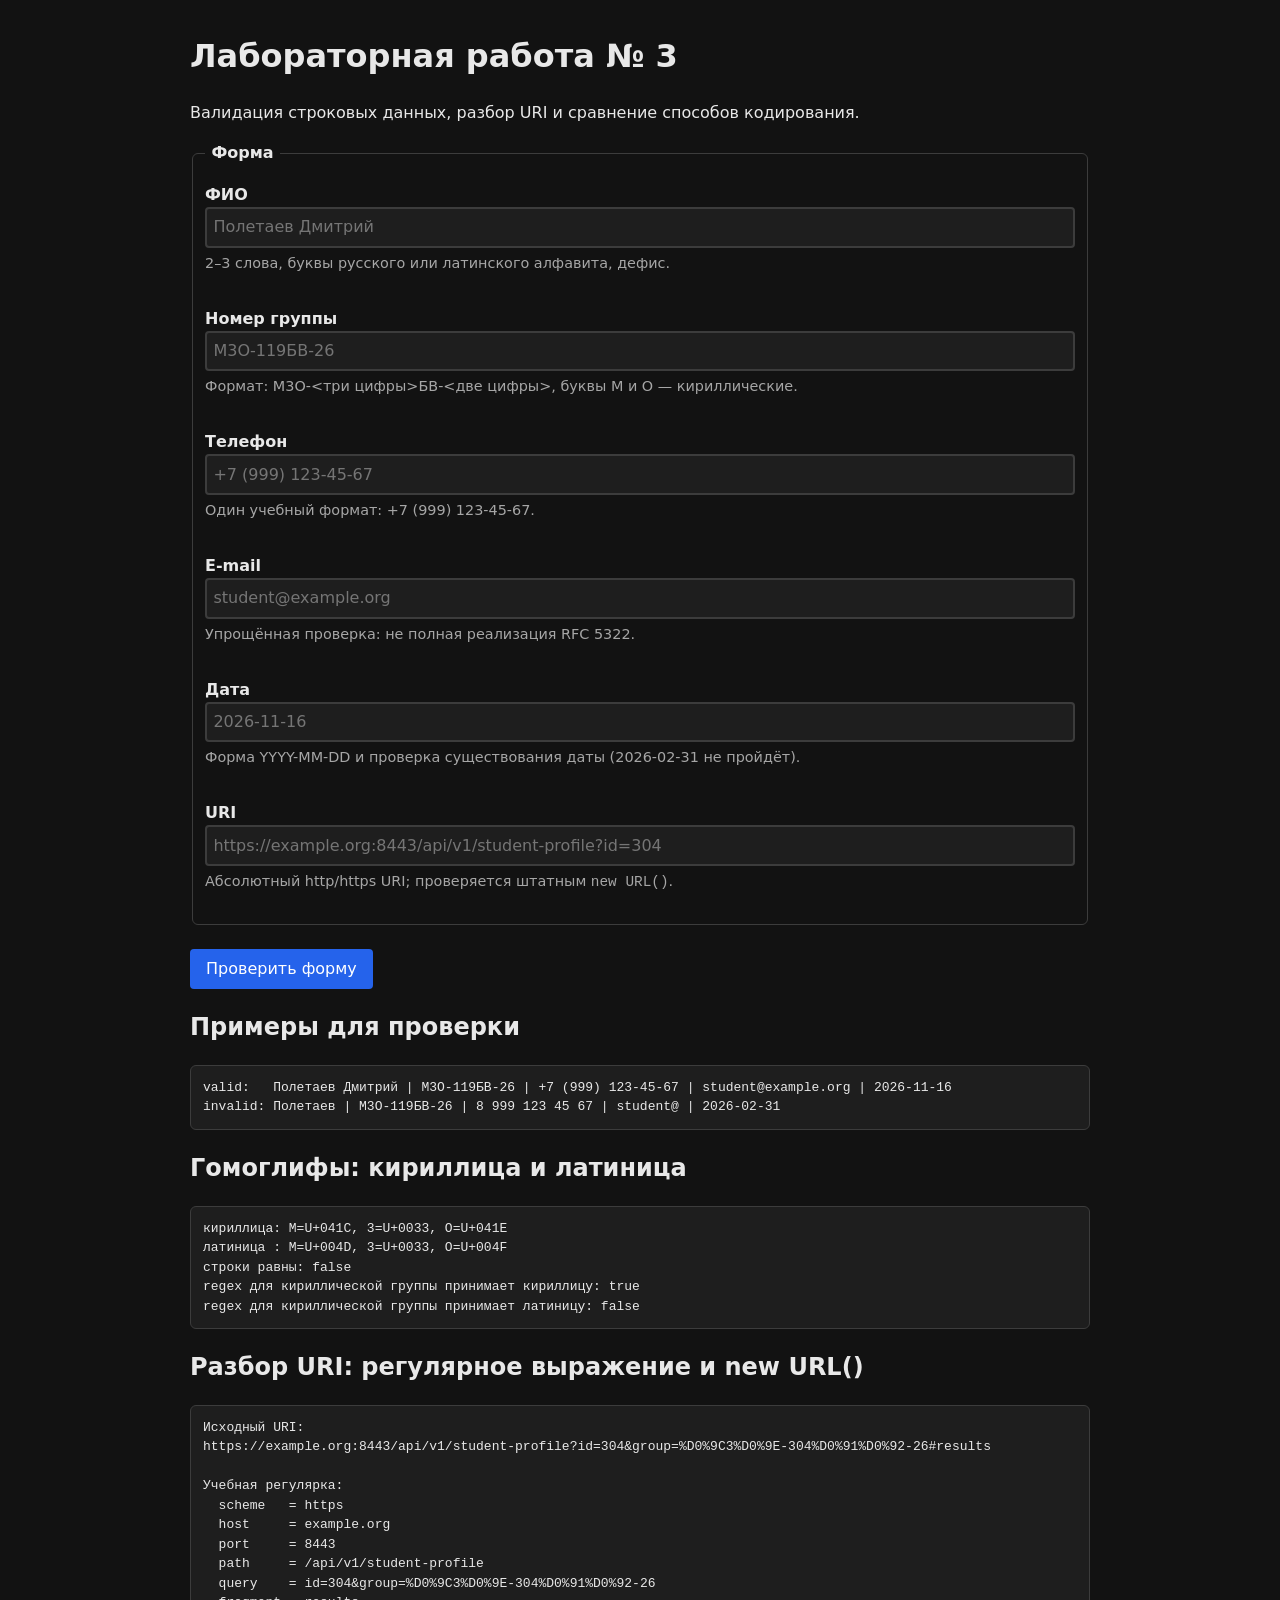
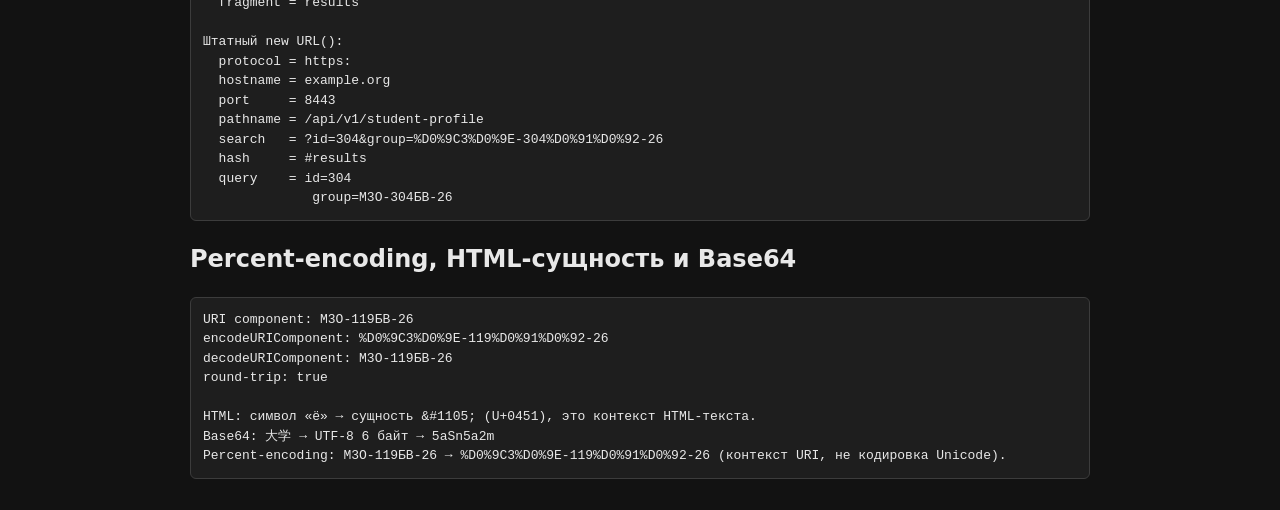
<file: VvPD-Lab3/web/index.html>
<!doctype html>
<html lang="ru">
<head>
  <meta charset="utf-8">
  <meta name="viewport" content="width=device-width, initial-scale=1">
  <title>VPD Lab 3 — валидация строк и URI</title>
  <link rel="stylesheet" href="style.css">
</head>
<body>
  <h1>Лабораторная работа № 3</h1>
  <p>Валидация строковых данных, разбор URI и сравнение способов кодирования.</p>

  <form id="validation-form" novalidate>
    <fieldset>
      <legend>Форма</legend>

      <label for="fio">ФИО</label>
      <input id="fio" name="fio" autocomplete="name" placeholder="Полетаев Дмитрий">
      <p class="hint">2–3 слова, буквы русского или латинского алфавита, дефис.</p>
      <p class="error" data-error-for="fio"></p>

      <label for="group">Номер группы</label>
      <input id="group" name="group" placeholder="М3О-119БВ-26">
      <p class="hint">Формат: М3О-&lt;три цифры&gt;БВ-&lt;две цифры&gt;, буквы М и О — кириллические.</p>
      <p class="error" data-error-for="group"></p>

      <label for="phone">Телефон</label>
      <input id="phone" name="phone" inputmode="tel" placeholder="+7 (999) 123-45-67">
      <p class="hint">Один учебный формат: +7 (999) 123-45-67.</p>
      <p class="error" data-error-for="phone"></p>

      <label for="email">E-mail</label>
      <input id="email" name="email" inputmode="email" placeholder="student@example.org">
      <p class="hint">Упрощённая проверка: не полная реализация RFC 5322.</p>
      <p class="error" data-error-for="email"></p>

      <label for="date">Дата</label>
      <input id="date" name="date" placeholder="2026-11-16">
      <p class="hint">Форма YYYY-MM-DD и проверка существования даты (2026-02-31 не пройдёт).</p>
      <p class="error" data-error-for="date"></p>

      <label for="uri">URI</label>
      <input id="uri" name="uri" placeholder="https://example.org:8443/api/v1/student-profile?id=304">
      <p class="hint">Абсолютный http/https URI; проверяется штатным <code>new URL()</code>.</p>
      <p class="error" data-error-for="uri"></p>
    </fieldset>

    <button type="submit">Проверить форму</button>
    <p id="form-result" role="status"></p>
  </form>

  <h2>Примеры для проверки</h2>
  <pre>valid:   Полетаев Дмитрий | М3О-119БВ-26 | +7 (999) 123-45-67 | student@example.org | 2026-11-16
invalid: Полетаев | M3O-119БВ-26 | 8 999 123 45 67 | student@ | 2026-02-31</pre>

  <h2>Гомоглифы: кириллица и латиница</h2>
  <pre id="homoglyph-output"></pre>

  <h2>Разбор URI: регулярное выражение и new URL()</h2>
  <pre id="uri-output"></pre>

  <h2>Percent-encoding, HTML-сущность и Base64</h2>
  <pre id="percent-output"></pre>

  <script src="validation.js"></script>
</body>
</html>
</file>
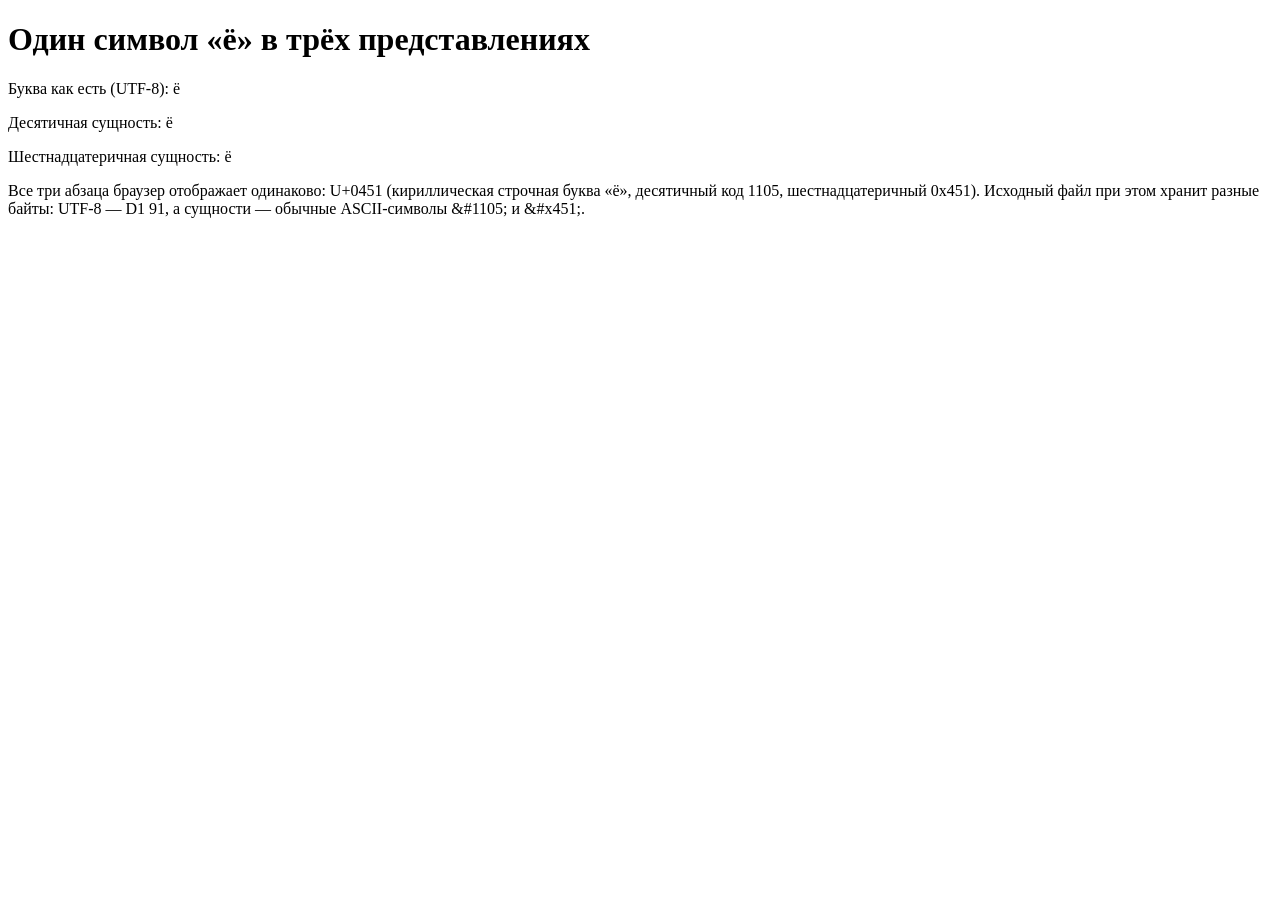
<file: VvPD-Lab3/strings/entities.html>
<!doctype html>
<html lang="ru">
<head>
  <meta charset="utf-8">
  <title>Один символ — три представления</title>
</head>
<body>
  <h1>Один символ «ё» в трёх представлениях</h1>

  <p>Буква как есть (UTF-8): ё</p>
  <p>Десятичная сущность: &#1105;</p>
  <p>Шестнадцатеричная сущность: &#x451;</p>

  <p>
    Все три абзаца браузер отображает одинаково: U+0451 (кириллическая
    строчная буква «ё», десятичный код 1105, шестнадцатеричный 0x451).
    Исходный файл при этом хранит разные байты: UTF-8 — D1 91,
    а сущности — обычные ASCII-символы &amp;#1105; и &amp;#x451;.
  </p>
</body>
</html>
</file>
<file: VvPD-Lab3/web/style.css>
:root {
  color-scheme: dark;
  --bg: #121212;
  --surface: #1e1e1e;
  --border: #3c3c3c;
  --text: #e8e8e8;
  --muted: #a6a6a6;
  --accent: #64b5f6;
  --valid: #66bb6a;
  --invalid: #ef5350;
}

body {
  max-width: 900px;
  margin: 2rem auto;
  padding: 0 1rem;
  background: var(--bg);
  color: var(--text);
  font-family: system-ui, sans-serif;
  line-height: 1.5;
}

fieldset {
  margin-bottom: 1.5rem;
  border: 1px solid var(--border);
  border-radius: 6px;
}

legend {
  padding: 0 .4rem;
  font-weight: 600;
}

label {
  display: block;
  margin-top: .75rem;
  font-weight: 600;
}

input {
  width: 100%;
  box-sizing: border-box;
  padding: .4rem;
  background: var(--surface);
  color: var(--text);
  border: 2px solid var(--border);
  border-radius: 4px;
  font: inherit;
}

input:focus {
  outline: 2px solid var(--accent);
  outline-offset: 1px;
}

input.valid {
  border-color: var(--valid);
}

input.invalid {
  border-color: var(--invalid);
}

.hint {
  margin: .3rem 0 0;
  color: var(--muted);
  font-size: .9rem;
}

.error {
  min-height: 1.2em;
  margin: .2rem 0 0;
  color: var(--invalid);
  font-size: .9rem;
}

pre {
  padding: .75rem;
  overflow-x: auto;
  background: var(--surface);
  border: 1px solid var(--border);
  border-radius: 6px;
  white-space: pre-wrap;
}

button {
  padding: .5rem 1rem;
  background: #2563eb;
  color: #fff;
  border: 0;
  border-radius: 4px;
  font: inherit;
  cursor: pointer;
}

button:hover {
  background: #1d4ed8;
}

button:focus-visible {
  outline: 2px solid var(--accent);
  outline-offset: 2px;
}

@media (max-width: 600px) {
  body {
    margin: 1rem auto;
  }
}
</file>
